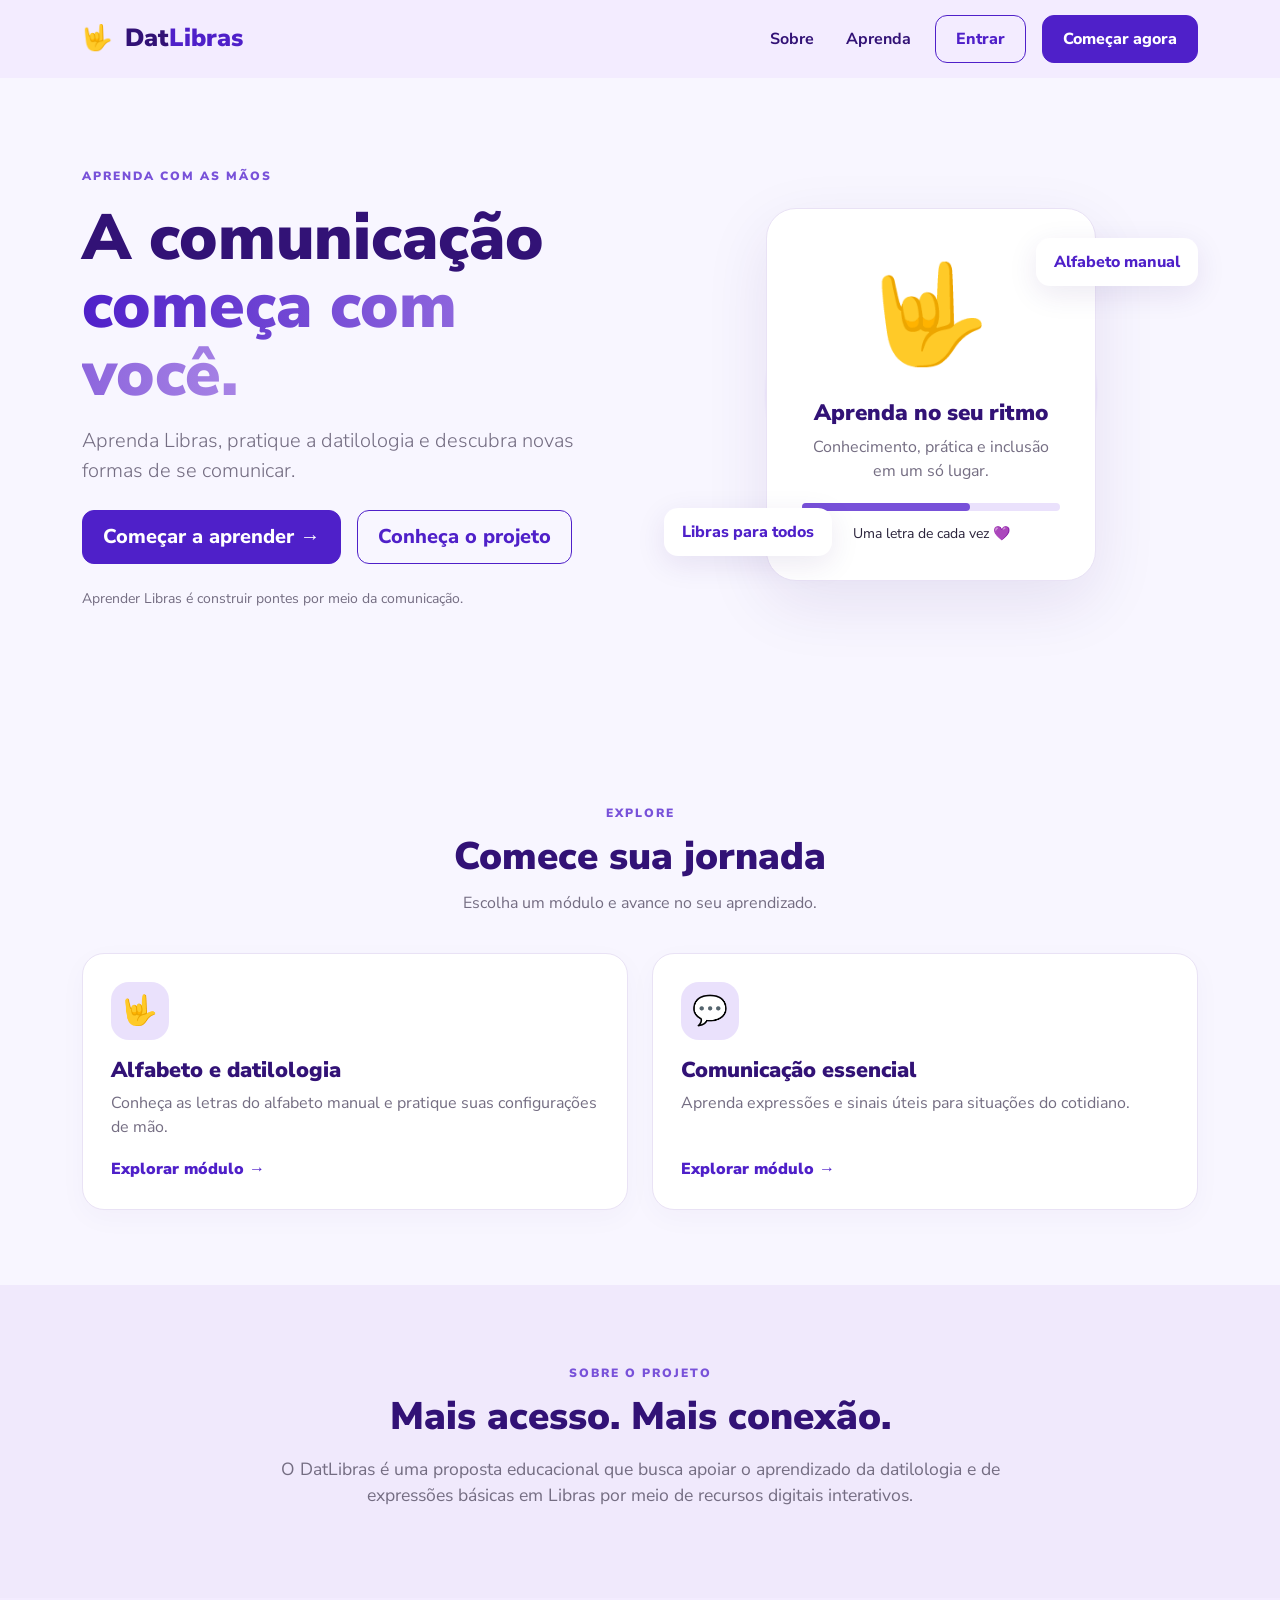
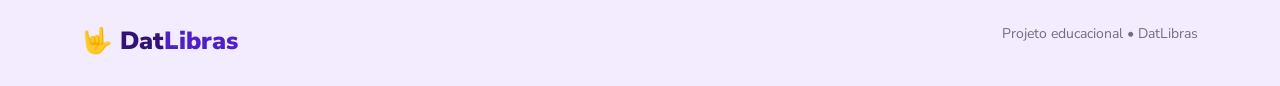
<file: index.html>
<!doctype html>
<html lang="pt-BR">
<head>
  <meta charset="utf-8"><meta name="viewport" content="width=device-width, initial-scale=1">
  <title>DatLibras | A comunicação começa com você</title>
  <link href="https://cdn.jsdelivr.net/npm/bootstrap@5.3.3/dist/css/bootstrap.min.css" rel="stylesheet">
  <link href="css/principal.css" rel="stylesheet">
</head>
<body>
<nav class="navbar navbar-expand-lg navbar-light">
 
  <div class="container">
    <a class="navbar-brand brand" href="index.html">
      <span class="brand-mark">🤟</span> Dat<span>Libras</span></a>

  <button class="navbar-toggler" data-bs-toggle="collapse" data-bs-target="#nav">
    <span class="navbar-toggler-icon"></span>
  </button>

 <div class="collapse navbar-collapse" id="nav">
  <div class="navbar-nav ms-auto align-items-lg-center gap-lg-3">
    <a class="nav-link" href="#sobre">Sobre</a><a class="nav-link" href="#modulos">Aprenda</a>
    <a class="btn btn-outline-purple" href="login.html">Entrar</a>
    <a class="btn btn-purple" href="cadastro.html">Começar agora</a>
  </div>
      </div>
          </div>
</nav>

<header class="hero"><div class="container">
  <div class="row align-items-center g-5"><div class="col-lg-6">
    <span class="eyebrow">APRENDA COM AS MÃOS</span>

    <h1>A comunicação <span class="gradient-text">começa com você.</span></h1>
    <p class="lead">Aprenda Libras, pratique a datilologia e descubra novas formas de se comunicar.</p><div class="d-flex flex-wrap gap-3 mt-4">
      <a class="btn btn-purple btn-lg" href="cadastro.html">Começar a aprender <span>→</span></a>
      <a class="btn btn-outline-purple btn-lg" href="#sobre">Conheça o projeto</a></div>

      <p class="small muted mt-4">Aprender Libras é construir pontes por meio da comunicação.</p></div>
      <div class="col-lg-6"><div class="hero-art"><div class="orb orb-one"></div>
      <div class="hero-card"><div class="hero-hand">🤟</div>

      <h3>Aprenda no seu ritmo</h3><p>Conhecimento, prática e inclusão em um só lugar.</p>
      <div class="mini-progress"><span></span>
      </div><small>Uma letra de cada vez 💜</small></div>
      
      <div class="float-chip chip-one">Alfabeto manual</div>
      <div class="float-chip chip-two">Libras para todos</div>
    </div>
      </div>
          </div>
            </div>
                </header>

<section class="section" id="modulos"><div class="container">
  <div class="section-heading"><span class="eyebrow">EXPLORE</span>
    <h2>Comece sua jornada</h2><p>Escolha um módulo e avance no seu aprendizado.</p>
  </div>
  
  <div class="row g-4"><div class="col-md-6">
    <article class="module-card">
      <div class="module-icon">🤟</div>
      
      <h3>Alfabeto e datilologia</h3>
      
    <p>Conheça as letras do alfabeto manual e pratique suas configurações de mão.</p>
    <a href="login.html">Explorar módulo →</a>
  </article>
      </div>
        <div class="col-md-6"><article class="module-card">
          <div class="module-icon">💬</div>
          <h3>Comunicação essencial</h3>
          
        <p>Aprenda expressões e sinais úteis para situações do cotidiano.</p>
        <a href="login.html">Explorar módulo →</a></article>
      </div>
        </div>
          </div>
            </section>

<section class="section about" id="sobre">
  <div class="container text-center">
    <span class="eyebrow">SOBRE O PROJETO</span>
    
    <h2>Mais acesso. Mais conexão.</h2>
    <p class="about-copy">O DatLibras é uma proposta educacional que busca apoiar o aprendizado da datilologia 
      e de expressões básicas em Libras por meio de recursos digitais interativos.
    </p>
      </div>
    </section>
    
<footer class="footer"><div class="container d-flex flex-wrap justify-content-between gap-2"><a class="brand" href="index.html">🤟 Dat<span>Libras</span></a><small>Projeto educacional • DatLibras</small></div></footer>
<script src="https://cdn.jsdelivr.net/npm/bootstrap@5.3.3/dist/js/bootstrap.bundle.min.js"></script></body></html>
</file>
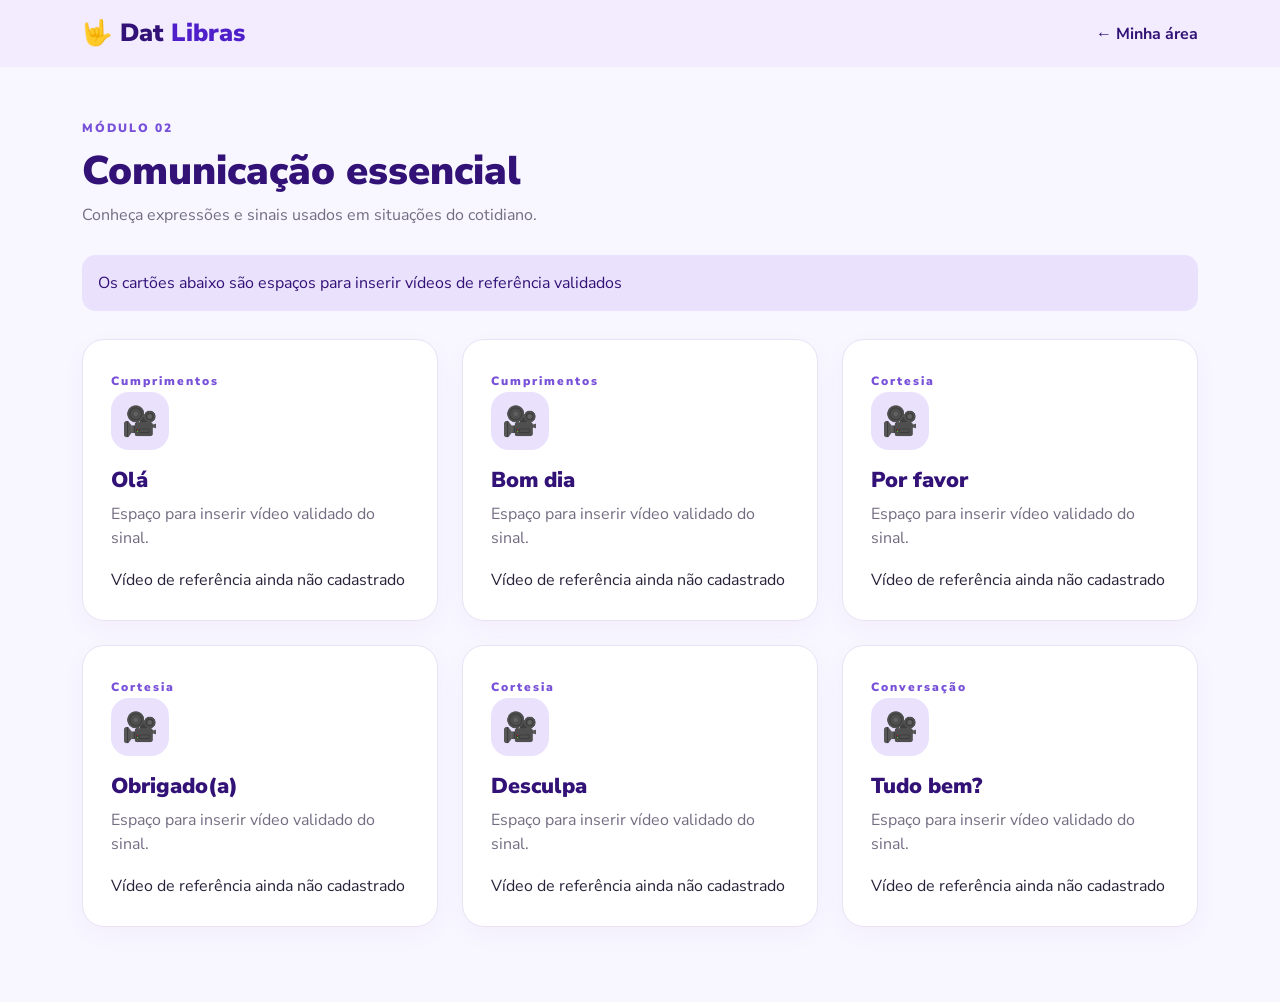
<file: comunicacao.html>
<!doctype html>
<html lang="pt-BR">
    
<head>
    <meta charset="utf-8">
    <meta name="viewport" content="width=device-width,initial-scale=1">
    <title>Comunicação essencial | DatLibras</title>
    <link href="https://cdn.jsdelivr.net/npm/bootstrap@5.3.3/dist/css/bootstrap.min.css" rel="stylesheet">
    <link href="css/principal.css" rel="stylesheet">
</head>

<body>
    <nav class="navbar">
        <div class="container">
            <a class="brand" href="inicio.html">🤟 Dat
                <span>Libras</span>
            </a>
            
            <a href="inicio.html" class="nav-link">← Minha área</a>
        </div>
    </nav>
    
    <main class="container app-main">

    <div class="page-heading">
        <span class="eyebrow">MÓDULO 02</span>
        <h1>Comunicação essencial</h1>
        <p>Conheça expressões e sinais usados em situações do cotidiano.</p>
    </div>
    
    <div class="alert-soft">Os cartões abaixo são espaços para inserir vídeos de referência validados</div>
    <div class="row g-4 mt-1" id="listaSinais">

    </div>
</main>

<script src="js/conteudo.js"></script>

</body>
</html>
</file>
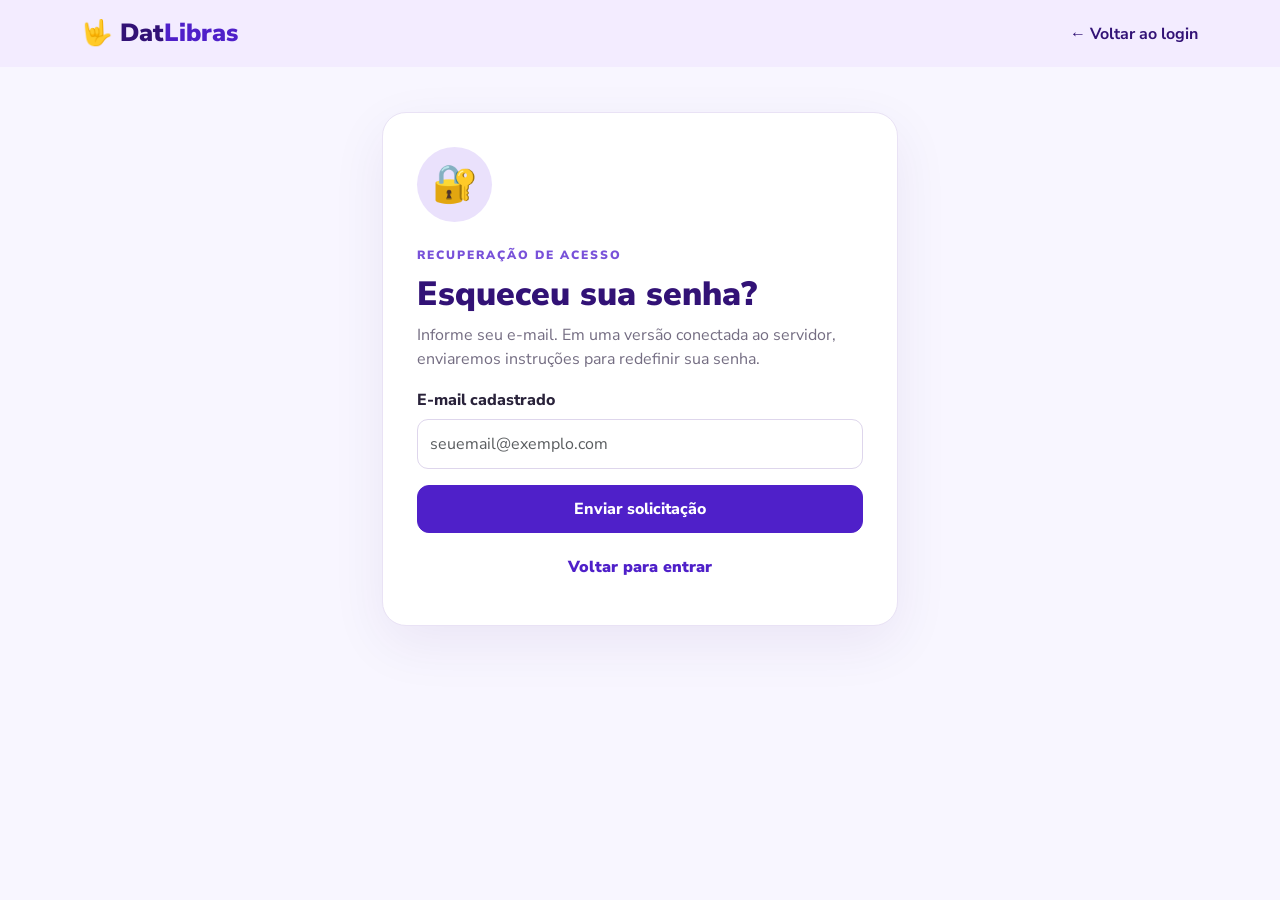
<file: esqueci-senha.html>
<!doctype html><html lang="pt-BR"><head><meta charset="utf-8"><meta name="viewport" content="width=device-width,initial-scale=1"><title>Recuperar senha | DatLibras</title><link href="https://cdn.jsdelivr.net/npm/bootstrap@5.3.3/dist/css/bootstrap.min.css" rel="stylesheet"><link href="css/principal.css" rel="stylesheet"></head><body class="auth-page"><nav class="navbar"><div class="container"><a class="brand" href="index.html">🤟 Dat<span>Libras</span></a><a href="login.html" class="nav-link">← Voltar ao login</a></div></nav><main class="container auth-wrap single"><section class="auth-card"><div class="auth-emoji small-emoji">🔐</div><span class="eyebrow">RECUPERAÇÃO DE ACESSO</span><h1>Esqueceu sua senha?</h1><p class="muted">Informe seu e-mail. Em uma versão conectada ao servidor, enviaremos instruções para redefinir sua senha.</p><form id="recuperacaoForm"><label for="recEmail">E-mail cadastrado</label><input class="form-control" id="recEmail" type="email" required placeholder="seuemail@exemplo.com"><button class="btn btn-purple w-100 mt-3">Enviar solicitação</button></form><p class="auth-bottom"><a href="login.html">Voltar para entrar</a></p><div id="recMensagem" class="notice" aria-live="polite"></div></section></main><script src="js/auth.js"></script></body></html>
</file>
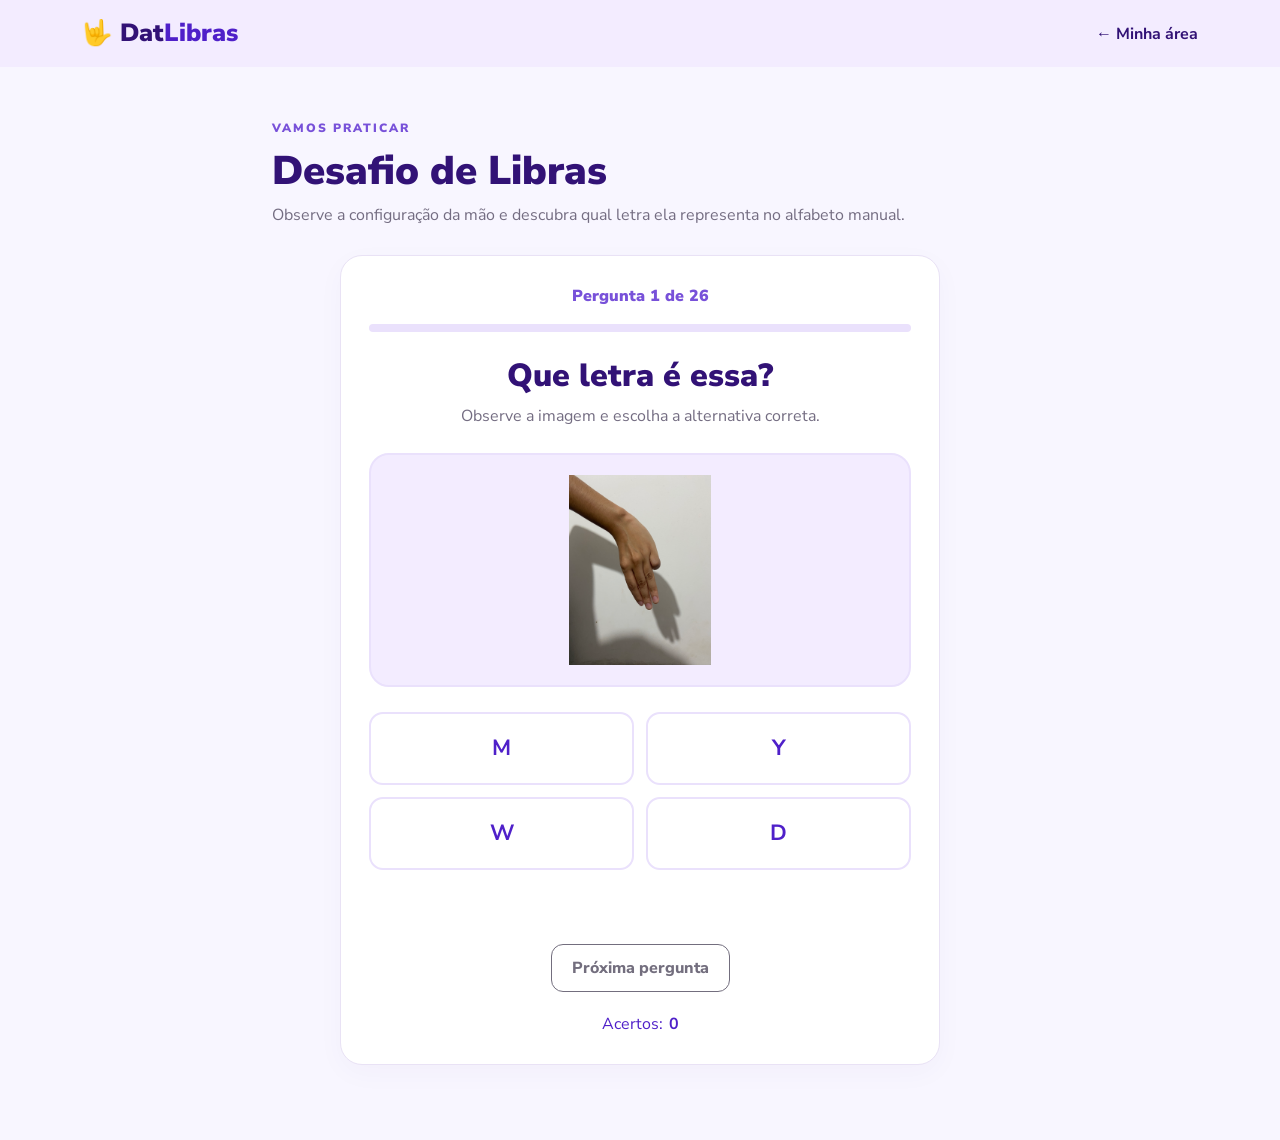
<file: pratica.html>
<!doctype html>
<html lang="pt-BR">

<head>
    <meta charset="utf-8">
    <meta name="viewport" content="width=device-width, initial-scale=1">

    <title>Prática | DatLibras</title>

    <link href="https://cdn.jsdelivr.net/npm/bootstrap@5.3.3/dist/css/bootstrap.min.css" rel="stylesheet">
    <link href="css/principal.css" rel="stylesheet">
</head>

<body>

    <nav class="navbar">
        <div class="container">
            <a class="brand" href="inicio.html">
                🤟 Dat<span>Libras</span>
            </a>

            <a href="inicio.html" class="nav-link">← Minha área</a>
        </div>
    </nav>

    <main class="container app-main narrow">

        <div class="page-heading">
            <span class="eyebrow">VAMOS PRATICAR</span>

            <h1>Desafio de Libras</h1>

            <p>
                Observe a configuração da mão e descubra qual letra
                ela representa no alfabeto manual.
            </p>
        </div>

        <section class="panel quiz-card">

            <div class="quiz-count" id="quizCount">
                Pergunta 1 de 26
            </div>

            <div class="quiz-progress">
                <div id="quizProgress"></div>
            </div>

            <h2 class="quiz-question">
                Que letra é essa?
            </h2>

            <p class="muted">
                Observe a imagem e escolha a alternativa correta.
            </p>

            <div class="quiz-image-area">
                <img
                    id="imagemSinal"
                    src=""
                    alt="Configuração de mão do alfabeto manual"
                    class="quiz-sign-image"
                >

                <p id="imagemErro" class="small muted" hidden>
                    Imagem não encontrada. Verifique a pasta do alfabeto.
                </p>
            </div>

            <div id="opcoes" class="quiz-options"></div>

            <p id="feedback" aria-live="polite" class="quiz-feedback"></p>

            <button
                id="proxima"
                class="btn btn-purple mt-2"
                disabled
            >
                Próxima pergunta
            </button>

            <div class="quiz-score">
                <span>Acertos:</span>
                <strong id="pontuacao">0</strong>
            </div>

        </section>

    </main>

    <script src="js/pratica.js"></script>

</body>
</html>
</file>
<file: css/principal.css>
@import url('https://fonts.googleapis.com/css2?family=Nunito+Sans:wght@400;500;600;700;800;900&display=swap');

:root{
    --roxo-escuro:#321276;
    --roxo:#4F20C9;
    --roxo-medio:#7851D9;
    --roxo-claro:#B99AEF;
    --lilas:#EAE1FC;

    --navbar:#F3ECFF;
    --fundo:#F8F6FF;
    --texto:#29223A;
    --muted:#746D82;
    --branco:#fff;
    --borda:#E9E2F5
}

*{box-sizing:border-box}

body{
    font-family:'Nunito Sans',sans-serif;
    background:var(--fundo);
    color:var(--texto);
    margin:0}
    
a{
    color:var(--roxo);
    text-decoration:none}
    
a:hover{
    color:var(--roxo-escuro)}
    
.navbar{
    background:var(--navbar);
    padding:15px 0
}

.brand{
    font-size:1.55rem;
    font-weight:900;
    color:var(--roxo-escuro);
    text-decoration:none
}

.brand span:last-child{
    color:var(--roxo)
}

.brand-mark{
    margin-right:5px
}

.nav-link{
    font-weight:700;
    color:var(--roxo-escuro)
}

.btn{
    border-radius:12px;
    font-weight:800;
    padding:11px 20px}
    
.btn-purple{
    background:var(--roxo);
    color:white;
    border:1px solid var(--roxo)
}

.btn-purple:hover{
    background:var(--roxo-escuro);
    color:#fff
}

.btn-outline-purple{
    border:1.5px solid var(--roxo);
    color:var(--roxo);
    background:transparent
}

.btn-outline-purple:hover{
    background:var(--lilas);
    color:var(--roxo-escuro)
}

.hero{
    padding:85px 0 100px;
    overflow:hidden
}

.eyebrow{
    font-size:.75rem;
    letter-spacing:2px;
    font-weight:900;
    color:var(--roxo-medio)
}
    

h1,h2,h3{
    font-weight:900;
    color:var(--roxo-escuro)
}

.hero h1{
    font-size:clamp(2.7rem,5vw,4.6rem);
    line-height:1.06;margin:18px 0
}

.gradient-text{
    background:linear-gradient(90deg,var(--roxo),#A783E5);
    -webkit-background-clip:text;background-clip:text;
    color:transparent}.lead{color:var(--muted);
    max-width:530px
}

.muted{
    color:var(--muted)
}

.hero-art{
    min-height:370px;
    display:grid;
    place-items:center;
    position:relative
}

.orb{
    position:absolute;
    width:330px;
    height:330px;
    border-radius:50%;
    background:linear-gradient(145deg,#EAE1FC,#D4C2F8);
    filter:blur(1px)
}

.hero-card{
    z-index:1;
    background:#fff;
    border:1px solid var(--borda);
    border-radius:30px;
    padding:35px;
    text-align:center;
    max-width:330px;
    box-shadow:0 22px 65px #32127618
}

.hero-hand{
    font-size:6rem;
    margin-bottom:12px
}

.hero-card h3{
    font-size:1.4rem
}

.hero-card p{
    color:var(--muted)
}

.mini-progress{
    height:8px;
    background:var(--lilas);
    border-radius:9px;
    margin:20px 0 10px
}

.mini-progress span{
    display:block;
    width:65%;
    height:100%;
    background:var(--roxo-medio);
    border-radius:9px
}

.float-chip{
    position:absolute;
    z-index:2;
    background:#fff;
    padding:12px 18px;
    border-radius:14px;
    box-shadow:0 8px 30px #32127618;
    font-weight:800;
    color:var(--roxo)
}

.chip-one{
    top:30px;
    right:0
}

.chip-two{
    bottom:25px;
    left:0
}

.section{
    padding:75px 0
}

.section-heading{
    text-align:center;
    margin-bottom:38px
}

.section-heading h2,
.about h2{
    font-size:2.4rem;
    margin:10px 0

}

.section-heading p{
    color:var(--muted)
}

.module-card,
.panel{
    background:#fff;
    border:1px solid var(--borda);
    border-radius:22px;
    padding:28px;
    height:100%;
    box-shadow:0 8px 28px #32127608
}

.module-card{
    transition:.2s
}
    
.module-card:hover{
    transform:translateY(-4px);
    box-shadow:0 15px 35px #32127613
}

.module-icon{
    width:58px;height:58px;
    border-radius:18px;
    background:var(--lilas);
    display:grid;
    place-items:center;
    font-size:1.8rem;
    margin-bottom:18px
}

.module-card h3{
    font-size:1.35rem
}
    

.module-card p{
    color:var(--muted);
    min-height:50px
}

.module-card a{
    font-weight:900
}


.about{
    background:#F0E9FC
}

.about-copy{
    max-width:720px;
    margin:15px auto;
    color:var(--muted);font-size:1.1rem}
    
    
.footer{
    background:var(--navbar);
    padding:25px 0
}

.footer small{
    color:var(--muted)
}

.auth-page{
    min-height:100vh
}


.auth-wrap{
    display:grid;
    grid-template-columns:1fr 1fr;
    gap:65px;align-items:center;
    max-width:1050px;
    padding-top:45px;
    padding-bottom:65px
}

.auth-visual{
    text-align:center;
    padding:25px
}

.auth-emoji{
    width:190px;
    height:190px;
    border-radius:50%;
    background:var(--lilas);
    display:grid;
    place-items:center;
    font-size:6rem;margin:0 auto 28px
}

.auth-visual h2{
    font-size:2.2rem
}


.auth-visual p{
    color:var(--muted);
    max-width:390px;
    margin:12px auto
}


.auth-card{
    background:#fff;
    border:1px solid var(--borda);
    border-radius:24px;
    padding:34px;
    box-shadow:0 18px 55px #32127612
}

.auth-card h1{
    font-size:2.1rem;
    margin:8px 0
}

.auth-card label:not(.check){
    display:block;
    font-weight:800;
    margin:17px 0 7px
}

.form-control{
    border:1px solid #DED6EC;
    border-radius:11px;
    padding:12px
}

.form-control:focus{
    border-color:var(--roxo-medio);
    box-shadow:0 0 0 .2rem #7851d922
}

.check{
    font-size:.9rem;
    color:var(--muted)
}

.auth-bottom{
    text-align:center;
    margin:22px 0 0;
    color:var(--muted)

}

.auth-bottom a{
    font-weight:900
}

.demo-note{
    font-size:.75rem;
    color:#8C8498;
    text-align:center;
    margin:15px 0 0
}

.single{
    grid-template-columns:1fr;
    max-width:540px

}

.single .auth-card{
    text-align:left
}

.small-emoji{
    width:75px;
    height:75px;
    font-size:2.3rem;
    margin:0 0 20px
}

.notice{
    color:var(--roxo);
    font-weight:700;
    margin-top:12px
}

.app-main{
    padding-top:48px;
    padding-bottom:75px
}

.app-main.narrow{
    max-width:760px
}

.dashboard-hero{
    padding:36px;
    border-radius:24px;
    background:linear-gradient(120deg,#F0E9FC,#fff);
    border:1px solid var(--borda)
}

.dashboard-hero h1{
    margin:10px 0
}

.page-heading{
    margin-bottom:28px
}
    .page-heading h1{
        font-size:2.5rem;
        margin:8px 0
    }
    
    .page-heading p{
        color:var(--muted)
    }
    
.alert-soft{
    padding:16px;
    border-radius:14px;
    background:var(--lilas);
    color:var(--roxo-escuro)
}

.quiz-card{
    text-align:center;
    max-width:600px;
    margin:auto
}

.quiz-count{
    color:var(--roxo-medio);
    font-weight:900;
    margin-bottom:16px
}

.quiz-options{
    display:grid;
    grid-template-columns:repeat(2,1fr);
    gap:12px;
    margin:25px 0
}

.quiz-option{
    padding:15px;
    border:1px solid var(--borda);
    border-radius:12px;
    background:#fff;
    font-weight:900;
    color:var(--roxo-escuro) 

}

.quiz-option:hover,.quiz-option.selected{
    background:var(--lilas);
    border-color:var(--roxo)
}


.quiz-option:disabled{
    cursor:default
}

.profile-card{
    text-align:center
}

.profile-avatar{
    width:90px;
    height:90px;
    border-radius:50%;
    background:var(--lilas);
    display:grid;
    place-items:center;
    font-size:2.8rem;
    margin:0 auto 18px
}

.profile-stats{
    display:flex;
    justify-content:center;
    gap:45px;
    margin-top:28px
}


.profile-stats div{
    display:grid}
    
    .profile-stats strong{
        font-size:1.7rem;
        color:var(--roxo)
    }
    
    .profile-stats span{
        font-size:.85rem;
        color:var(--muted)
    }
    
    
    @media(max-width:767px)
    {
        .hero{padding:55px 0}
        .hero-art{min-height:330px}
        .orb{width:270px;height:270px}
        .chip-one{right:-5px}
        .chip-two{left:-5px}

        .auth-wrap{
            grid-template-columns:1fr;
            gap:25px;
            padding-top:25px
        }
        
        .auth-visual{
            padding:10px
        }
        
        .auth-emoji{
            width:120px;
            height:120px;
            font-size:4rem;
            margin-bottom:18px
        }
        
        .auth-visual h2{font-size:1.7rem}
        
        .auth-card{
            padding:25px
        }
        
        .section{
            padding:55px 0}
            
        .page-heading h1{font-size:2rem}

        .profile-stats{gap:25px}
    
    }


/* ÁREA DA IMAGEM DO SINAL */

.quiz-image-area {
    display: flex;
    justify-content: center;
    align-items: center;
    min-height: 230px;
    margin: 25px 0;
    padding: 20px;
    background: #F3ECFF;
    border: 2px solid #EAE1FC;
    border-radius: 20px;
}

.quiz-sign-image {
    width: 100%;
    max-width: 190px;
    height: 190px;
    object-fit: contain;
}

/* ALTERNATIVAS */

.quiz-options {
    display: grid;
    grid-template-columns: repeat(2, 1fr);
    gap: 12px;
    margin-top: 20px;
}

.quiz-option {
    padding: 18px;
    border: 2px solid #EAE1FC;
    border-radius: 14px;
    background: #FFFFFF;
    color: #4F20C9;
    font-size: 22px;
    font-weight: 700;
    cursor: pointer;
    transition: 0.2s;
}

.quiz-option:hover:not(:disabled) {
    background: #EAE1FC;
    border-color: #7851D9;
    transform: translateY(-2px);
}

.quiz-option:disabled {
    cursor: default;
    opacity: 1;
}

.quiz-option.correct {
    background: #E2F7E9;
    border-color: #35A765;
    color: #237D48;
}

.quiz-option.incorrect {
    background: #FCE8E8;
    border-color: #D9534F;
    color: #B52B27;
}

/* FEEDBACK */

.quiz-feedback {
    font-weight: 600;
    min-height: 25px;
}

.correct-feedback {
    color: #25834B;
}

.incorrect-feedback {
    color: #C23B3B;
}

/* PROGRESSO */

.quiz-progress {
    width: 100%;
    height: 8px;
    background: #EAE1FC;
    border-radius: 20px;
    overflow: hidden;
    margin: 15px 0 25px;
}

#quizProgress {
    height: 100%;
    width: 0%;
    background: #7851D9;
    border-radius: 20px;
    transition: width 0.3s;
}

.quiz-score {
    margin-top: 20px;
    color: #4F20C9;
    display: flex;
    justify-content: center;
    gap: 6px;
}
</file>
